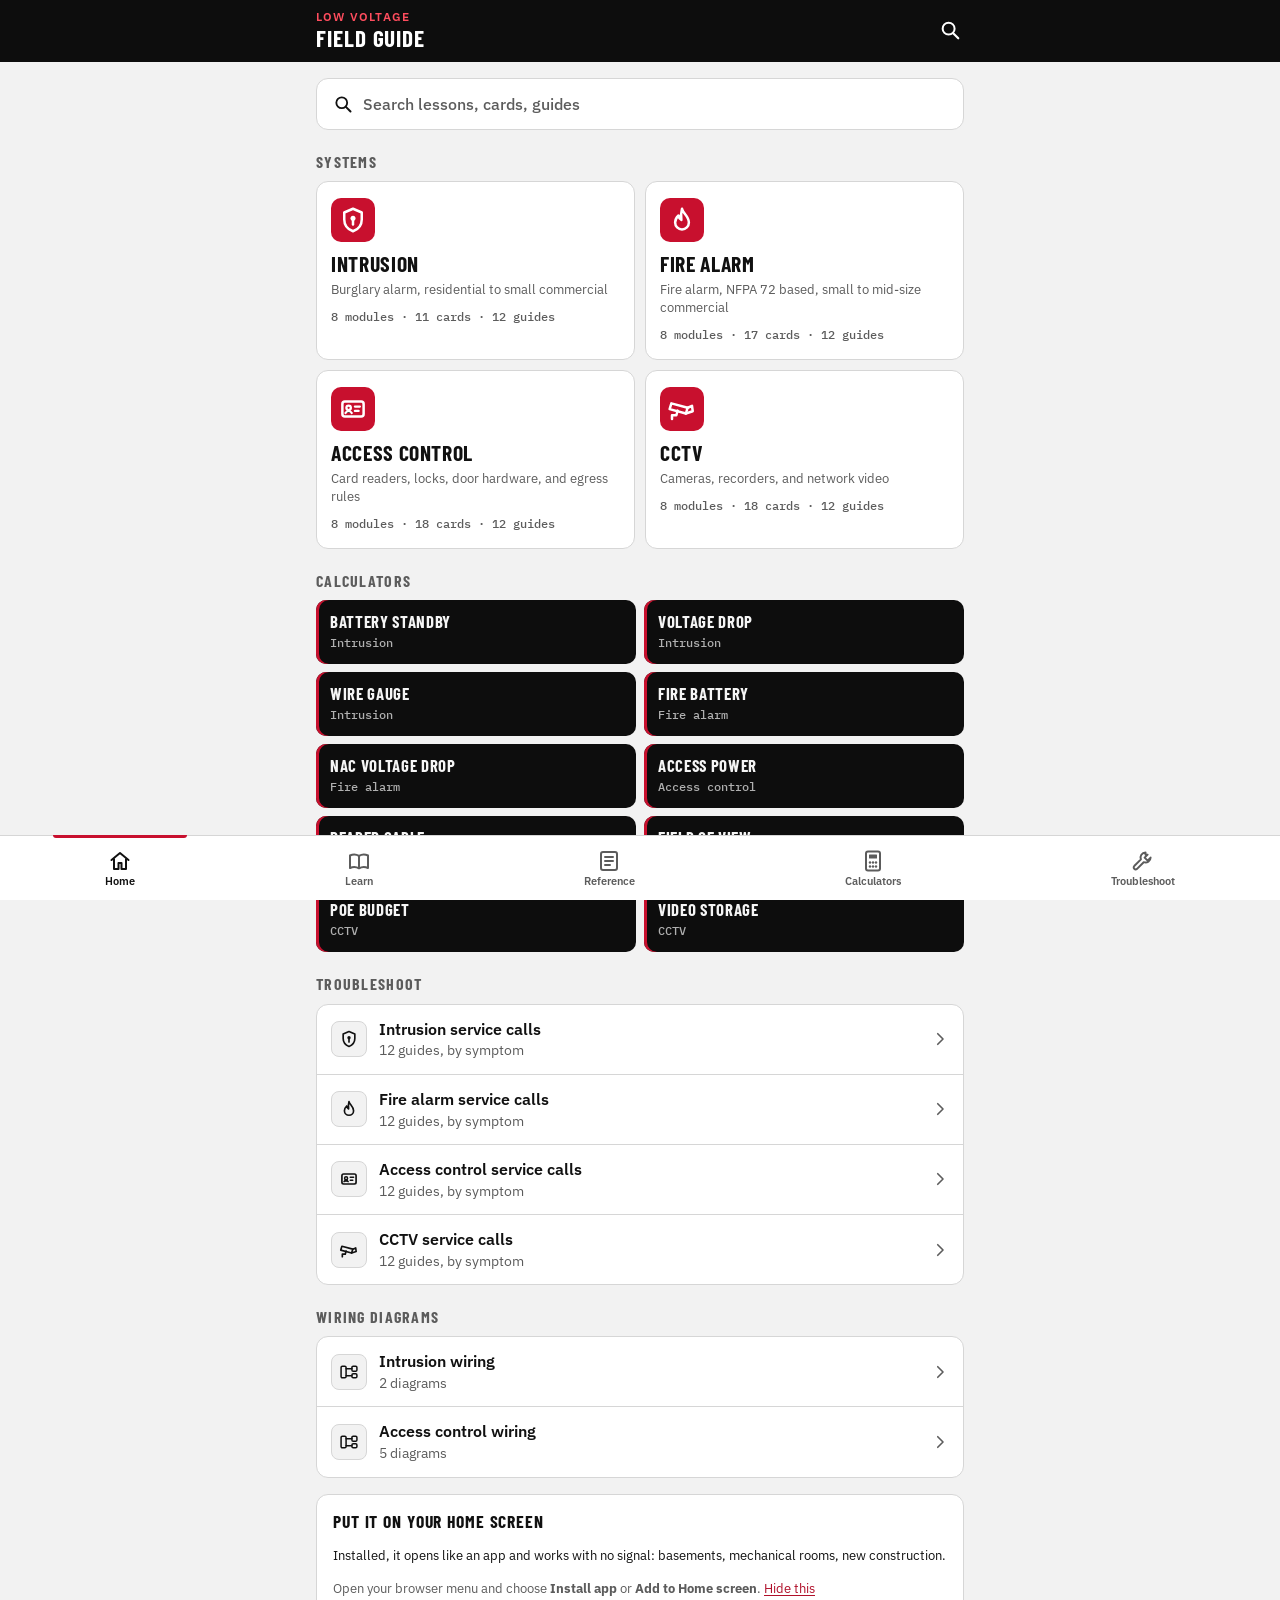
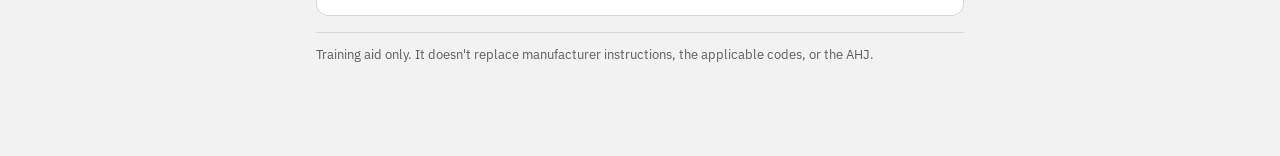
<file: index.html>
<!doctype html>
<html lang="en">
<head>
<meta charset="utf-8">
<meta name="viewport" content="width=device-width, initial-scale=1, viewport-fit=cover">
<title>Low Voltage Field Guide</title>
<meta name="description" content="Training, field reference, calculators and troubleshooting for security low voltage technicians.">
<meta name="theme-color" content="#0d0d0d">
<meta name="apple-mobile-web-app-capable" content="yes">
<meta name="mobile-web-app-capable" content="yes">
<meta name="apple-mobile-web-app-status-bar-style" content="black-translucent">
<meta name="apple-mobile-web-app-title" content="LV Field Guide">
<link rel="manifest" href="manifest.webmanifest">
<link rel="icon" href="icons/icon.svg" type="image/svg+xml">
<link rel="apple-touch-icon" href="icons/apple-touch-icon.png">
<link rel="preconnect" href="https://fonts.googleapis.com">
<link rel="stylesheet" href="https://fonts.googleapis.com/css2?family=Barlow+Condensed:wght@600;700&family=IBM+Plex+Sans:wght@400;500;600&family=IBM+Plex+Mono:wght@500&display=swap">
<link rel="stylesheet" href="app.css">
</head>
<body>
<header class="top">
  <div class="top-in">
    <button class="back" id="back" type="button" aria-label="Back" hidden>
      <svg viewBox="0 0 24 24" width="22" height="22" aria-hidden="true"><path d="M15 5l-7 7 7 7" fill="none" stroke="currentColor" stroke-width="2.4" stroke-linecap="round" stroke-linejoin="round"/></svg>
    </button>
    <div class="top-title">
      <span class="brand" id="brand" hidden>Low Voltage</span>
      <label class="sys" for="sys-select"><span class="sr">System</span>
        <select id="sys-select"></select>
      </label>
      <h1 id="page-title">Learn</h1>
    </div>
    <button class="search-btn" id="search-btn" type="button" aria-label="Search">
      <svg viewBox="0 0 24 24" width="22" height="22" aria-hidden="true"><circle cx="10.5" cy="10.5" r="6.5" fill="none" stroke="currentColor" stroke-width="2.2"/><path d="M15.5 15.5L21 21" stroke="currentColor" stroke-width="2.4" stroke-linecap="round"/></svg>
    </button>
  </div>
  <form class="search-bar" id="search-bar" role="search" hidden>
    <input id="search-input" type="search" placeholder="Search lessons, cards, guides" autocomplete="off" enterkeyhint="search" aria-label="Search">
  </form>
</header>

<main id="view" tabindex="-1"></main>

<div class="toast" id="toast" role="status" hidden></div>

<nav class="tabs" id="tabs" aria-label="Sections">
  <a href="#/home" data-tab="home">
    <svg viewBox="0 0 24 24" aria-hidden="true"><path d="M3.5 11L12 4l8.5 7" fill="none" stroke="currentColor" stroke-width="2" stroke-linecap="round" stroke-linejoin="round"/><path d="M6 9.5V20h4.5v-6h3v6H18V9.5" fill="none" stroke="currentColor" stroke-width="2" stroke-linejoin="round"/></svg>
    <span>Home</span></a>
  <a href="#" data-tab="learn">
    <svg viewBox="0 0 24 24" aria-hidden="true"><path d="M3 6.5C6 5 9 5 12 6.8 15 5 18 5 21 6.5V19c-3-1.5-6-1.5-9 .3-3-1.8-6-1.8-9-.3z" fill="none" stroke="currentColor" stroke-width="2" stroke-linejoin="round"/><path d="M12 6.8v12.5" stroke="currentColor" stroke-width="2"/></svg>
    <span>Learn</span></a>
  <a href="#" data-tab="reference">
    <svg viewBox="0 0 24 24" aria-hidden="true"><rect x="4" y="3" width="16" height="18" rx="2" fill="none" stroke="currentColor" stroke-width="2"/><path d="M8 8h8M8 12h8M8 16h5" stroke="currentColor" stroke-width="2" stroke-linecap="round"/></svg>
    <span>Reference</span></a>
  <a href="#" data-tab="calculators">
    <svg viewBox="0 0 24 24" aria-hidden="true"><rect x="5" y="2.5" width="14" height="19" rx="2" fill="none" stroke="currentColor" stroke-width="2"/><rect x="8" y="5.5" width="8" height="4" rx=".5" fill="currentColor"/><circle cx="9" cy="13.5" r="1.2" fill="currentColor"/><circle cx="12" cy="13.5" r="1.2" fill="currentColor"/><circle cx="15" cy="13.5" r="1.2" fill="currentColor"/><circle cx="9" cy="17.5" r="1.2" fill="currentColor"/><circle cx="12" cy="17.5" r="1.2" fill="currentColor"/><circle cx="15" cy="17.5" r="1.2" fill="currentColor"/></svg>
    <span>Calculators</span></a>
  <a href="#" data-tab="troubleshoot">
    <svg viewBox="0 0 24 24" aria-hidden="true"><path d="M14.5 3.5a5 5 0 0 0-4.6 6.9L3.5 16.8a2 2 0 1 0 2.8 2.8l6.4-6.4a5 5 0 0 0 6.9-4.6l-3 3-3-3 3-3a5 5 0 0 0-2.1-.1z" fill="none" stroke="currentColor" stroke-width="2" stroke-linejoin="round"/></svg>
    <span>Troubleshoot</span></a>
</nav>

<script src="calculators/calc.js"></script>
<script src="packs/index.js"></script>
<script src="packs/intrusion.js"></script>
<script src="packs/fire.js"></script>
<script src="packs/access.js"></script>
<script src="packs/cctv.js"></script>
<script src="calc-ui.js"></script>
<script src="app.js"></script>
</body>
</html>
</file>
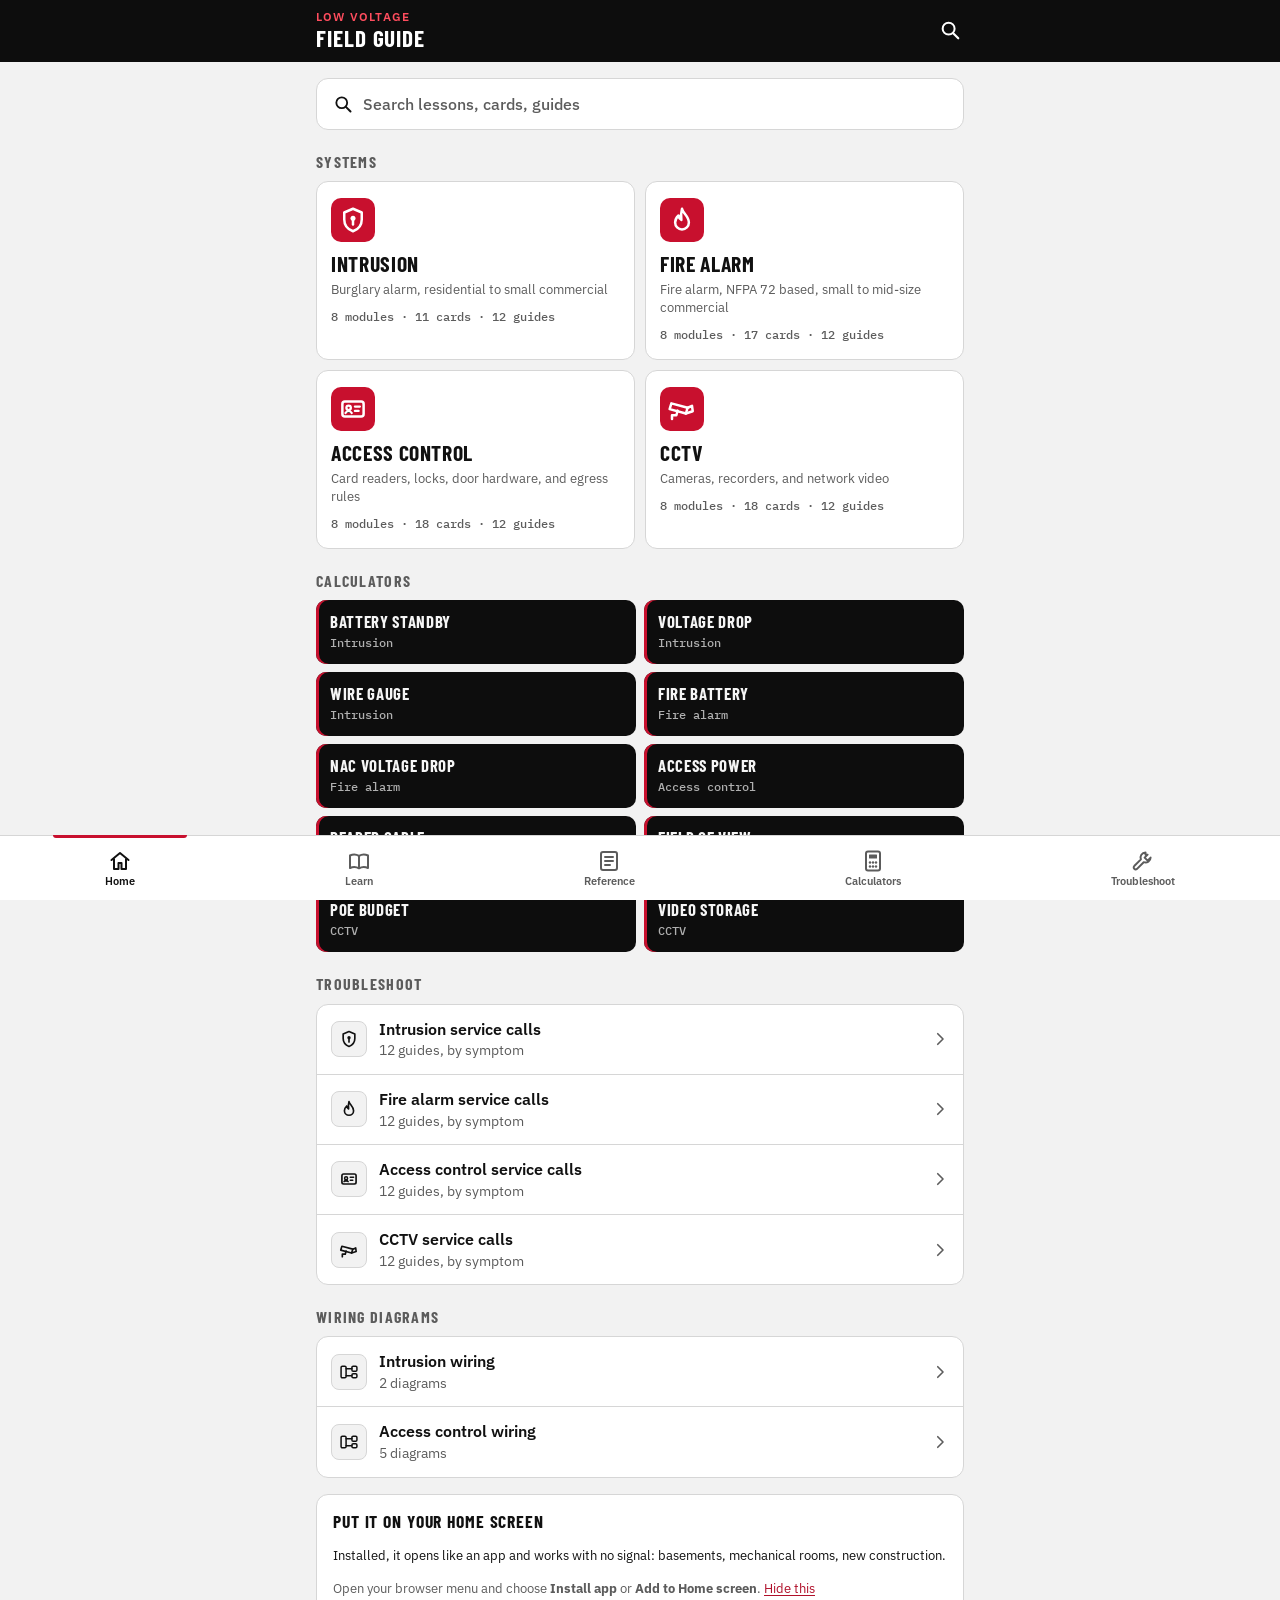
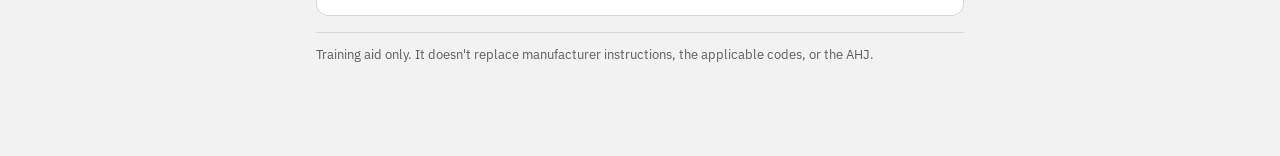
<file: app/index.html>
<!doctype html>
<html lang="en">
<head>
<meta charset="utf-8">
<meta name="viewport" content="width=device-width, initial-scale=1, viewport-fit=cover">
<title>Low Voltage Field Guide</title>
<meta name="description" content="Training, field reference, calculators and troubleshooting for security low voltage technicians.">
<meta name="theme-color" content="#0d0d0d">
<meta name="apple-mobile-web-app-capable" content="yes">
<meta name="mobile-web-app-capable" content="yes">
<meta name="apple-mobile-web-app-status-bar-style" content="black-translucent">
<meta name="apple-mobile-web-app-title" content="LV Field Guide">
<link rel="manifest" href="manifest.webmanifest">
<link rel="icon" href="icons/icon.svg" type="image/svg+xml">
<link rel="apple-touch-icon" href="icons/apple-touch-icon.png">
<link rel="preconnect" href="https://fonts.googleapis.com">
<link rel="stylesheet" href="https://fonts.googleapis.com/css2?family=Barlow+Condensed:wght@600;700&family=IBM+Plex+Sans:wght@400;500;600&family=IBM+Plex+Mono:wght@500&display=swap">
<link rel="stylesheet" href="app.css">
</head>
<body>
<header class="top">
  <div class="top-in">
    <button class="back" id="back" type="button" aria-label="Back" hidden>
      <svg viewBox="0 0 24 24" width="22" height="22" aria-hidden="true"><path d="M15 5l-7 7 7 7" fill="none" stroke="currentColor" stroke-width="2.4" stroke-linecap="round" stroke-linejoin="round"/></svg>
    </button>
    <div class="top-title">
      <span class="brand" id="brand" hidden>Low Voltage</span>
      <label class="sys" for="sys-select"><span class="sr">System</span>
        <select id="sys-select"></select>
      </label>
      <h1 id="page-title">Learn</h1>
    </div>
    <button class="search-btn" id="search-btn" type="button" aria-label="Search">
      <svg viewBox="0 0 24 24" width="22" height="22" aria-hidden="true"><circle cx="10.5" cy="10.5" r="6.5" fill="none" stroke="currentColor" stroke-width="2.2"/><path d="M15.5 15.5L21 21" stroke="currentColor" stroke-width="2.4" stroke-linecap="round"/></svg>
    </button>
  </div>
  <form class="search-bar" id="search-bar" role="search" hidden>
    <input id="search-input" type="search" placeholder="Search lessons, cards, guides" autocomplete="off" enterkeyhint="search" aria-label="Search">
  </form>
</header>

<main id="view" tabindex="-1"></main>

<div class="toast" id="toast" role="status" hidden></div>

<nav class="tabs" id="tabs" aria-label="Sections">
  <a href="#/home" data-tab="home">
    <svg viewBox="0 0 24 24" aria-hidden="true"><path d="M3.5 11L12 4l8.5 7" fill="none" stroke="currentColor" stroke-width="2" stroke-linecap="round" stroke-linejoin="round"/><path d="M6 9.5V20h4.5v-6h3v6H18V9.5" fill="none" stroke="currentColor" stroke-width="2" stroke-linejoin="round"/></svg>
    <span>Home</span></a>
  <a href="#" data-tab="learn">
    <svg viewBox="0 0 24 24" aria-hidden="true"><path d="M3 6.5C6 5 9 5 12 6.8 15 5 18 5 21 6.5V19c-3-1.5-6-1.5-9 .3-3-1.8-6-1.8-9-.3z" fill="none" stroke="currentColor" stroke-width="2" stroke-linejoin="round"/><path d="M12 6.8v12.5" stroke="currentColor" stroke-width="2"/></svg>
    <span>Learn</span></a>
  <a href="#" data-tab="reference">
    <svg viewBox="0 0 24 24" aria-hidden="true"><rect x="4" y="3" width="16" height="18" rx="2" fill="none" stroke="currentColor" stroke-width="2"/><path d="M8 8h8M8 12h8M8 16h5" stroke="currentColor" stroke-width="2" stroke-linecap="round"/></svg>
    <span>Reference</span></a>
  <a href="#" data-tab="calculators">
    <svg viewBox="0 0 24 24" aria-hidden="true"><rect x="5" y="2.5" width="14" height="19" rx="2" fill="none" stroke="currentColor" stroke-width="2"/><rect x="8" y="5.5" width="8" height="4" rx=".5" fill="currentColor"/><circle cx="9" cy="13.5" r="1.2" fill="currentColor"/><circle cx="12" cy="13.5" r="1.2" fill="currentColor"/><circle cx="15" cy="13.5" r="1.2" fill="currentColor"/><circle cx="9" cy="17.5" r="1.2" fill="currentColor"/><circle cx="12" cy="17.5" r="1.2" fill="currentColor"/><circle cx="15" cy="17.5" r="1.2" fill="currentColor"/></svg>
    <span>Calculators</span></a>
  <a href="#" data-tab="troubleshoot">
    <svg viewBox="0 0 24 24" aria-hidden="true"><path d="M14.5 3.5a5 5 0 0 0-4.6 6.9L3.5 16.8a2 2 0 1 0 2.8 2.8l6.4-6.4a5 5 0 0 0 6.9-4.6l-3 3-3-3 3-3a5 5 0 0 0-2.1-.1z" fill="none" stroke="currentColor" stroke-width="2" stroke-linejoin="round"/></svg>
    <span>Troubleshoot</span></a>
</nav>

<script src="calculators/calc.js"></script>
<script src="packs/index.js"></script>
<script src="packs/intrusion.js"></script>
<script src="packs/fire.js"></script>
<script src="packs/access.js"></script>
<script src="packs/cctv.js"></script>
<script src="packs/codes.js"></script>
<script src="calc-ui.js"></script>
<script src="app.js"></script>
</body>
</html>
</file>
<file: app.css>
/* Layout: a field meter. Black instrument header with the system switcher, one screen of content, a bottom tab bar
   within thumb reach. Red marks where you are and what to tap; readouts are black panels with mono digits.
   Amber stays for warnings and green for pass so safety cues never blend into the red theme. */
:root {
  --bg: #f2f2f2;
  --surface: #ffffff;
  --ink: #111111;
  --muted: #5c5c5c;
  --line: #d6d6d6;
  --accent: #c8102e;      /* signal red */
  --accent-ink: #ffffff;
  --accent-hi: #ff4d5e;   /* red for text on black panels */
  --link: #b0102a;
  --head: #0d0d0d;
  --head-ink: #ffffff;
  --readout: #0d0d0d;
  --readout-ink: #f5f5f5;
  --ok: #1f8a4c;
  --ok-bg: #e2f3e8;
  --bad: #c0362c;
  --bad-bg: #fbe5e2;
  --warn: #e8a317;
  --warn-ink: #111111;
  --warn-bg: #fff4cf;
  --tip-bg: #f0f0f0;
  --font-display: "Barlow Condensed", "Arial Narrow", system-ui, sans-serif;
  --font-body: "IBM Plex Sans", system-ui, -apple-system, "Segoe UI", sans-serif;
  --font-data: "IBM Plex Mono", ui-monospace, Menlo, Consolas, monospace;
  --tabbar: 64px;
}
@media (prefers-color-scheme: dark) {
  :root:not([data-theme="light"]) {
    --bg: #0b0b0b; --surface: #171717; --ink: #f0f0f0; --muted: #a3a3a3; --line: #2e2e2e;
    --accent: #d32f2f; --accent-ink: #ffffff; --accent-hi: #ff5c6a; --link: #ff6b76; --head: #000000; --head-ink: #ffffff;
    --readout: #000000; --readout-ink: #f5f5f5;
    --ok: #4cc47e; --ok-bg: #173323; --bad: #ff7a6e; --bad-bg: #3a1d1a; --warn: #e8a317; --warn-ink: #111111; --warn-bg: #3a3214; --tip-bg: #222222;
    color-scheme: dark;
  }
}
:root[data-theme="dark"] {
  --bg: #0b0b0b; --surface: #171717; --ink: #f0f0f0; --muted: #a3a3a3; --line: #2e2e2e;
  --accent: #d32f2f; --accent-ink: #ffffff; --accent-hi: #ff5c6a; --link: #ff6b76; --head: #000000; --head-ink: #ffffff;
  --readout: #000000; --readout-ink: #f5f5f5;
  --ok: #4cc47e; --ok-bg: #173323; --bad: #ff7a6e; --bad-bg: #3a1d1a; --warn: #e8a317; --warn-ink: #111111; --warn-bg: #3a3214; --tip-bg: #222222;
  color-scheme: dark;
}

* { box-sizing: border-box; }
[hidden] { display: none !important; }
html { -webkit-text-size-adjust: 100%; }
body { margin: 0; background: var(--bg); color: var(--ink); font: 400 16px/1.5 var(--font-body); -webkit-tap-highlight-color: transparent; }
a { color: var(--link); text-underline-offset: 2px; }
:focus-visible { outline: 2px solid var(--accent); outline-offset: 2px; }
.sr { position: absolute; width: 1px; height: 1px; overflow: hidden; clip: rect(0 0 0 0); white-space: nowrap; }

/* ---------- header ---------- */
.top { background: var(--head); color: var(--head-ink); position: sticky; top: 0; z-index: 10; padding-top: env(safe-area-inset-top, 0px); }
.top-in { max-width: 680px; margin: 0 auto; padding: 8px 8px 10px 16px; display: flex; align-items: center; gap: 4px; min-height: 60px; }
.top-in.has-back { padding-left: 4px; }
.top-title { flex: 1; min-width: 0; display: grid; justify-items: start; }
.top-title h1 { max-width: 100%; }
.top h1 { margin: 0; font: 700 1.45rem/1.1 var(--font-display); letter-spacing: .04em; text-transform: uppercase; white-space: nowrap; overflow: hidden; text-overflow: ellipsis; }
.sys select { appearance: none; -webkit-appearance: none; background: transparent url("data:image/svg+xml,%3Csvg xmlns='http://www.w3.org/2000/svg' viewBox='0 0 10 6'%3E%3Cpath d='M1 1l4 4 4-4' fill='none' stroke='%23ff4d5e' stroke-width='1.6'/%3E%3C/svg%3E") no-repeat right center / 10px 6px;
  border: 0; color: var(--accent-hi); font: 600 .75rem/1.2 var(--font-body); letter-spacing: .1em; text-transform: uppercase; padding: 2px 16px 2px 0; cursor: pointer; }
.sys select option { color: #111111; background: #fff; text-transform: none; }
.brand { color: var(--accent-hi); font: 600 .75rem/1.2 var(--font-body); letter-spacing: .1em; text-transform: uppercase; padding: 2px 0; }
.back, .search-btn { appearance: none; border: 0; background: transparent; color: var(--head-ink); width: 44px; height: 44px; border-radius: 22px; display: grid; place-items: center; cursor: pointer; flex: none; }
.back:active, .search-btn:active { background: rgba(255,255,255,.1); }
.search-bar { max-width: 680px; margin: 0 auto; padding: 0 16px 12px; }
.search-bar input { width: 100%; min-height: 44px; border-radius: 10px; border: 0; padding: 10px 14px; font: 500 1rem var(--font-body); background: #ffffff; color: #111111; }

/* ---------- bottom tabs ---------- */
.tabs { position: fixed; left: 0; right: 0; bottom: 0; z-index: 10; background: var(--surface); border-top: 1px solid var(--line);
  display: flex; padding-bottom: env(safe-area-inset-bottom, 0px); }
.tabs a { display: grid; justify-items: center; align-content: center; gap: 3px; height: var(--tabbar); color: var(--muted); text-decoration: none;
  font: 600 .7rem/1 var(--font-body); letter-spacing: 0; position: relative; flex: 1 1 auto; padding: 0 4px; white-space: nowrap; }
.tabs svg { width: 24px; height: 24px; }
.tabs a[aria-current="page"] { color: var(--ink); }
.tabs a[aria-current="page"]::before { content: ""; position: absolute; top: -1px; left: 22%; right: 22%; height: 3px; background: var(--accent); border-radius: 0 0 3px 3px; }

/* ---------- main ---------- */
main { max-width: 680px; margin: 0 auto; padding-inline: 16px; padding-block: 16px calc(var(--tabbar) + env(safe-area-inset-bottom, 0px) + 28px); display: grid; gap: 16px; outline: none; }
main > * { min-width: 0; }
.eyebrow { margin: 0; font: 600 .72rem/1.2 var(--font-body); letter-spacing: .1em; text-transform: uppercase; color: var(--muted); }
.page-h { display: grid; gap: 6px; }
.page-h h2 { margin: 0; font: 700 1.75rem/1.1 var(--font-display); letter-spacing: .02em; text-wrap: balance; }
.lede { margin: 0; color: var(--muted); }

/* list rows */
.rows { list-style: none; margin: 0; padding: 0; background: var(--surface); border: 1px solid var(--line); border-radius: 12px; overflow: hidden; }
.rows li + li { border-top: 1px solid var(--line); }
.rows a { display: grid; grid-template-columns: auto 1fr auto; align-items: center; gap: 12px; padding: 14px 14px; color: var(--ink); text-decoration: none; min-height: 56px; }
.rows a:active { background: var(--bg); }
.rows .n { width: 36px; height: 36px; border-radius: 8px; display: grid; place-items: center; background: var(--head); color: var(--accent-hi);
  font: 700 1.1rem/1 var(--font-display); font-variant-numeric: tabular-nums; }
.rows .n.sm { font-size: .95rem; background: var(--bg); color: var(--ink); border: 1px solid var(--line); }
.rows .t { display: grid; gap: 2px; min-width: 0; }
.rows .t b { font-weight: 600; line-height: 1.3; }
.rows .t small { color: var(--muted); font-size: .85rem; line-height: 1.35; }
.rows .chev { color: var(--muted); }
.group-h { margin: 6px 0 -6px; font: 700 1rem/1.2 var(--font-display); letter-spacing: .08em; text-transform: uppercase; color: var(--muted); }

/* ---------- prose (rendered Markdown) ---------- */
.prose { background: var(--surface); border: 1px solid var(--line); border-radius: 12px; padding: 4px 16px 16px; min-width: 0; overflow-wrap: anywhere; }
.prose > :first-child { margin-top: 12px; }
.prose p, .prose ul, .prose ol { margin: 12px 0; }
.prose ul, .prose ol { padding-left: 1.3em; }
.prose li { margin: 6px 0; }
.prose li > ul { margin: 6px 0; }
.prose h3 { margin: 22px 0 6px; font: 700 1.2rem/1.2 var(--font-display); letter-spacing: .04em; text-transform: uppercase; }
.prose h4 { margin: 18px 0 4px; font-size: 1rem; }
.prose hr { border: 0; border-top: 1px solid var(--line); margin: 18px 0; }
.prose strong { font-weight: 600; }
.prose code { font: 500 .9em var(--font-data); background: var(--bg); padding: 1px 5px; border-radius: 4px; }
.scroll { overflow-x: auto; margin: 12px 0; -webkit-overflow-scrolling: touch; }
.prose pre { margin: 0; background: var(--readout); color: var(--readout-ink); border-radius: 8px; padding: 12px 14px; font: 500 .76rem/1.5 var(--font-data); width: max-content; min-width: 100%; }
.prose pre code { background: none; padding: 0; font: inherit; }
.prose table { border-collapse: collapse; font-size: .9rem; min-width: 100%; }
.prose th { text-align: left; font: 600 .72rem/1.3 var(--font-body); letter-spacing: .06em; text-transform: uppercase; color: var(--muted); padding: 8px; border-bottom: 2px solid var(--line); vertical-align: bottom; }
.prose td { padding: 8px; border-bottom: 1px solid var(--line); vertical-align: top; overflow-wrap: normal; min-width: 4.5em; }
.prose td:first-child { font-weight: 500; }
.callout { background: var(--warn-bg); border-radius: 8px; padding: 2px 14px; margin: 12px 0; }
.callout p { margin: 10px 0; }
.tip { border-radius: 10px; padding: 12px 14px; margin: 16px 0; background: var(--tip-bg); border: 1px solid var(--line); }
.tip .tip-h { font: 700 .8rem/1.2 var(--font-display); letter-spacing: .12em; text-transform: uppercase; color: var(--ink); display: flex; align-items: center; gap: 8px; }
.tip .tip-h::before { content: ""; width: 10px; height: 10px; border-radius: 50%; background: var(--accent); }
.tip p { margin: 6px 0 0; }
.tip-open { border-style: dashed; border-color: var(--muted); background: transparent; }
.tip-open .tip-h::before { background: transparent; border: 2px solid var(--muted); width: 8px; height: 8px; }
.tip-open p { color: var(--muted); font-size: .92rem; }
.checklist { list-style: none; padding-left: 0 !important; }
.checklist label { display: flex; gap: 12px; align-items: flex-start; padding: 6px 0; cursor: pointer; }
.checklist input { width: 22px; height: 22px; margin: 1px 0 0; accent-color: var(--ok); flex: none; }
.checklist input:checked + span { color: var(--muted); text-decoration: line-through; }

/* lesson / guide pager */
.pager { display: grid; grid-template-columns: 1fr 1fr; gap: 10px; }
.pager a { display: grid; gap: 2px; padding: 12px 14px; border-radius: 10px; background: var(--surface); border: 1px solid var(--line); text-decoration: none; color: var(--ink); min-height: 56px; min-width: 0; }
.pager a small { color: var(--muted); font: 600 .7rem/1.2 var(--font-body); letter-spacing: .08em; text-transform: uppercase; }
.pager a b { font-weight: 600; font-size: .92rem; line-height: 1.3; }
.pager .next { text-align: right; grid-column: 2; }
.pager .next.primary { background: var(--accent); border-color: var(--accent); color: var(--accent-ink); }
.pager .next.primary small { color: var(--accent-ink); opacity: .75; }

.symptom { background: var(--readout); color: var(--readout-ink); border-radius: 12px; padding: 14px 16px; display: grid; gap: 4px; }
.symptom .lbl { font: 600 .72rem/1.2 var(--font-body); letter-spacing: .1em; text-transform: uppercase; color: var(--accent-hi); }
.symptom p { margin: 0; }
.on-test { background: var(--warn-bg); border-radius: 10px; padding: 10px 14px; font-size: .9rem; margin: 0; }

/* quiz */
.quiz { display: grid; gap: 10px; counter-reset: q; list-style: none; padding: 0; margin: 0; }
.q { background: var(--surface); border: 1px solid var(--line); border-radius: 12px; padding: 14px; display: grid; gap: 10px; }
.q p { margin: 0; }
.q .qn { font: 700 .8rem/1 var(--font-display); letter-spacing: .1em; text-transform: uppercase; color: var(--muted); }
.q button { justify-self: start; min-height: 40px; border: 1px solid var(--line); background: var(--bg); color: var(--ink); border-radius: 8px; padding: 6px 14px; font: 600 .85rem var(--font-body); cursor: pointer; }
.q .a { background: var(--ok-bg); border-radius: 8px; padding: 10px 12px; }
.q .a b { font: 700 .75rem/1 var(--font-display); letter-spacing: .1em; text-transform: uppercase; color: var(--ok); display: block; margin-bottom: 4px; }
.btn { min-height: 44px; border-radius: 10px; padding: 10px 16px; font: 600 .95rem var(--font-body); cursor: pointer; border: 1px solid var(--line); background: var(--surface); color: var(--ink); }
.btn.primary { background: var(--accent); border-color: var(--accent); color: var(--accent-ink); }
.actions { display: flex; flex-wrap: wrap; gap: 10px; }

.disclaimer { margin: 0; font-size: .8rem; color: var(--muted); border-top: 1px solid var(--line); padding-top: 12px; }

/* search */
.hits { display: grid; gap: 8px; }
.hit { display: grid; gap: 4px; padding: 12px 14px; border-radius: 10px; background: var(--surface); border: 1px solid var(--line); color: var(--ink); text-decoration: none; }
.hit .k { font: 600 .7rem/1.2 var(--font-body); letter-spacing: .08em; text-transform: uppercase; color: var(--muted); }
.hit b { font-weight: 600; }
.hit p { margin: 0; font-size: .88rem; color: var(--muted); }
.hit mark { background: var(--warn-bg); color: inherit; border-radius: 3px; padding: 0 2px; }
.empty { color: var(--muted); text-align: center; padding: 24px 8px; }

/* home */
.home-search { display: flex; align-items: center; gap: 10px; width: 100%; min-height: 52px; padding: 12px 16px; border-radius: 12px; border: 1px solid var(--line);
  background: var(--surface); color: var(--muted); font: 500 1rem var(--font-body); text-align: left; cursor: pointer; }
.home-search svg { color: var(--ink); flex: none; }
.resume { display: grid; grid-template-columns: 1fr auto; align-items: center; gap: 2px 12px; padding: 14px 16px; border-radius: 12px; background: var(--head); color: var(--head-ink); text-decoration: none; }
.resume .eyebrow { color: var(--accent-hi); }
.resume b { grid-column: 1; font-weight: 600; min-width: 0; overflow-wrap: anywhere; }
.resume .chev { grid-column: 2; grid-row: 1 / 3; color: var(--accent-hi); }
.sys-grid { display: grid; grid-template-columns: 1fr 1fr; gap: 10px; }
.sys-tile { display: grid; align-content: start; gap: 4px; padding: 16px 14px; min-height: 150px; border-radius: 12px; background: var(--surface); border: 1px solid var(--line);
  color: var(--ink); text-decoration: none; position: relative; min-width: 0; }
.sys-tile svg { color: var(--accent-ink); background: var(--accent); border-radius: 10px; padding: 7px; width: 44px; height: 44px; margin-bottom: 6px; }
.sys-tile b { font: 700 1.35rem/1.1 var(--font-display); letter-spacing: .03em; text-transform: uppercase; }
.sys-tile small { color: var(--muted); font-size: .84rem; line-height: 1.35; }
.sys-tile .meta { margin-top: auto; padding-top: 8px; font: 500 .72rem/1.3 var(--font-data); color: var(--muted); }
.sys-tile.soon-tile { background: transparent; border-style: dashed; border-color: var(--muted); color: var(--muted); }
.sys-tile.soon-tile svg { background: var(--line); color: var(--muted); }
.sys-tile .tag { position: absolute; top: 14px; right: 12px; font: 600 .66rem/1 var(--font-body); letter-spacing: .1em; text-transform: uppercase; border: 1px solid var(--muted); border-radius: 999px; padding: 4px 8px; }
.tool-grid { display: grid; grid-template-columns: 1fr 1fr; gap: 8px; }
.tool { display: grid; gap: 2px; padding: 12px 14px; min-height: 64px; border-radius: 10px; background: var(--readout); color: var(--readout-ink); text-decoration: none; min-width: 0;
  box-shadow: inset 3px 0 0 var(--accent); }
.tool b { font: 700 1.05rem/1.15 var(--font-display); letter-spacing: .04em; text-transform: uppercase; }
.tool small { font: 500 .72rem/1.2 var(--font-data); opacity: .7; }
.rows .n.sm svg { display: block; }
@media (max-width: 340px) { .sys-grid, .tool-grid { grid-template-columns: 1fr; } .sys-tile { min-height: 0; } }

/* coming soon pack */
.soon { background: var(--surface); border: 1px dashed var(--muted); border-radius: 12px; padding: 20px 16px; display: grid; gap: 8px; }
.soon h2 { margin: 0; font: 700 1.4rem/1.1 var(--font-display); letter-spacing: .03em; }
.soon p { margin: 0; color: var(--muted); }

.toast { position: fixed; left: 16px; right: 16px; bottom: calc(var(--tabbar) + env(safe-area-inset-bottom, 0px) + 12px); z-index: 20; max-width: 520px; margin: 0 auto;
  background: var(--head); color: var(--head-ink); border-radius: 10px; padding: 12px 14px; display: flex; align-items: center; gap: 12px; justify-content: space-between; font-size: .92rem; box-shadow: 0 6px 24px rgba(0,0,0,.25); }
.toast button { background: var(--accent); color: var(--accent-ink); border: 0; border-radius: 8px; padding: 8px 12px; font: 600 .85rem var(--font-body); cursor: pointer; min-height: 36px; }

/* ---------- calculators (shared with app/calculators/index.html) ---------- */
.calc-tabs { display: flex; gap: 6px; }
.calc-tabs a { flex: 1 1 0; text-align: center; min-height: 44px; display: grid; place-items: center; border: 1px solid var(--line); background: var(--surface); color: var(--ink); border-radius: 10px;
  padding: 6px 4px; font: 600 .95rem/1.1 var(--font-display); letter-spacing: .05em; text-transform: uppercase; text-decoration: none; }
.calc-tabs a[aria-current="page"] { background: var(--head); color: var(--head-ink); border-color: var(--head); box-shadow: inset 0 -3px 0 var(--accent); }
.panel { display: grid; gap: 16px; }
.readout { background: var(--readout); color: var(--readout-ink); border-radius: 12px; padding: 16px; display: grid; gap: 8px; }
.readout .lbl { font-size: .72rem; letter-spacing: .1em; text-transform: uppercase; color: var(--accent-hi); font-weight: 600; }
.readout .big { font: 500 2.4rem/1.05 var(--font-data); font-variant-numeric: tabular-nums; }
.readout .big small { font-size: 1rem; margin-left: 4px; }
.readout .sub { font: 500 .9rem/1.4 var(--font-data); color: var(--readout-ink); opacity: .8; }
.pill { display: inline-block; justify-self: start; padding: 4px 10px; border-radius: 999px; font: 700 .85rem/1.2 var(--font-body); letter-spacing: .04em; text-transform: uppercase; }
.pill.ok { background: var(--ok); color: #fff; }
.pill.bad { background: var(--bad); color: #fff; }
.pill.warn { background: var(--warn); color: var(--warn-ink); }
.note { margin: 0; font-size: .82rem; color: var(--muted); }
.example { margin: 0; background: var(--warn-bg); border-radius: 8px; padding: 8px 12px; font-size: .85rem; }
section.card { background: var(--surface); border: 1px solid var(--line); border-radius: 12px; padding: 16px; display: grid; gap: 14px; min-width: 0; }
section.card h2 { margin: 0; font: 700 1.1rem/1.2 var(--font-display); letter-spacing: .05em; text-transform: uppercase; }
.fields { display: grid; grid-template-columns: 1fr 1fr; gap: 12px; }
.fields .full { grid-column: 1 / -1; }
.fields label, .dev label { display: grid; gap: 4px; font-size: .85rem; font-weight: 500; color: var(--muted); min-width: 0; }
.panel input, .panel select { width: 100%; font: 500 1.05rem/1.2 var(--font-data); color: var(--ink); background: var(--bg); border: 1px solid var(--line);
  border-radius: 8px; padding: 10px; min-height: 44px; font-variant-numeric: tabular-nums; }
.panel select { font: 500 .95rem/1.2 var(--font-body); }
.unit { display: flex; align-items: stretch; }
.unit input { border-radius: 8px 0 0 8px !important; min-width: 0; }
.unit span { display: flex; align-items: center; padding: 0 10px; border: 1px solid var(--line); border-left: 0; border-radius: 0 8px 8px 0; font: 500 .85rem var(--font-data); color: var(--muted); background: var(--surface); }
.seg { display: flex; flex-wrap: wrap; gap: 6px; }
.seg button { flex: 1 1 auto; min-height: 40px; border: 1px solid var(--line); background: var(--bg); color: var(--ink); border-radius: 8px; padding: 6px 10px; font: 500 .85rem var(--font-body); cursor: pointer; }
.seg button[aria-pressed="true"] { background: var(--accent); color: var(--accent-ink); border-color: var(--accent); font-weight: 600; }
.devices { display: grid; gap: 10px; }
.dev { display: grid; grid-template-columns: 1fr 64px 1fr 1fr 40px; gap: 6px; align-items: end; padding-bottom: 10px; border-bottom: 1px dashed var(--line); }
.dev.nac { grid-template-columns: 1fr 64px 1fr 40px; }
.dev label { font-size: .72rem; }
.panel .dev input { padding: 8px; font-size: .95rem; }
.panel .dev .name input { font-family: var(--font-body); }
.del { min-height: 40px; border: 1px solid var(--line); background: transparent; color: var(--muted); border-radius: 8px; font-size: 1.2rem; cursor: pointer; }
.add { justify-self: start; min-height: 44px; border: 1px dashed var(--muted); background: transparent; color: var(--ink); border-radius: 8px; padding: 8px 14px; font: 600 .9rem var(--font-body); cursor: pointer; }
.totals { display: flex; flex-wrap: wrap; gap: 6px 18px; font: 500 .9rem var(--font-data); }
.tbl { overflow-x: auto; }
.tbl table { width: 100%; border-collapse: collapse; font: 500 .9rem var(--font-data); font-variant-numeric: tabular-nums; }
.tbl th { text-align: left; font: 600 .72rem var(--font-body); letter-spacing: .06em; text-transform: uppercase; color: var(--muted); padding: 6px 8px; border-bottom: 1px solid var(--line); }
.tbl td { padding: 8px; border-bottom: 1px solid var(--line); white-space: nowrap; }
.tbl tr.pick td { background: var(--ok-bg); font-weight: 700; }
.tbl td.ok { color: var(--ok); } .tbl td.bad { color: var(--bad); }
.math { font: 500 .85rem/1.6 var(--font-data); background: var(--bg); border-radius: 8px; padding: 12px; overflow-x: auto; white-space: pre; }
.err { color: var(--bad); font-weight: 600; }
.src { color: var(--muted); font-size: .8em; white-space: nowrap; }
mark.verify { background: var(--warn-bg); color: var(--ink); border: 1px dashed var(--muted); border-radius: 4px; padding: 0 4px; font: 600 .75rem var(--font-body); white-space: nowrap; }
.draft-note { background: var(--warn-bg); border-radius: 8px; padding: 10px 14px; margin: 12px 0; font-size: .9rem; }
@media (max-width: 460px) {
  .dev { grid-template-columns: 1fr 1fr 1fr; }
  .dev .name { grid-column: 1 / 3; }
  .dev .del { grid-column: 3; grid-row: 1; align-self: end; }
  .dev.nac { grid-template-columns: 1fr 1fr 1fr; }
}
@media (prefers-reduced-motion: no-preference) {
  .rows a, .pager a, .hit, .sys-tile, .tool { transition: background-color .15s; }
}
@media (max-width: 360px) { .tabs a { font-size: .62rem; padding: 0 2px; } }

/* ---------- wiring diagrams ----------
   Inline SVG from diagram-kit.js. Every wire is a colored core over a gray casing, so black wire shows on the
   dark theme and white wire on the light one. Wire colors are conductor colors, not theme colors. */
:root {
  --wd-dev: #fafafa; --wd-edge: #3a3a3a; --wd-case: #6e6e6e; --wd-tag: #ffffff;
  --wr-red: #d4182b; --wr-blk: #161616; --wr-grn: #1d9a4a; --wr-wht: #ffffff; --wr-blu: #1f63d6;
  --wr-yel: #f3c400; --wr-brn: #8a5a2b; --wr-org: #f07c1a; --wr-vio: #7d4cc4; --wr-gry: #9a9a9a;
}
@media (prefers-color-scheme: dark) {
  :root:not([data-theme="light"]) {
    --wd-dev: #1f1f1f; --wd-edge: #bdbdbd; --wd-case: #9a9a9a; --wd-tag: #171717;
    --wr-red: #ff4d4d; --wr-blk: #050505; --wr-grn: #3ccf6e; --wr-wht: #f5f5f5; --wr-blu: #5c9bff;
    --wr-yel: #ffd43b; --wr-brn: #b98150; --wr-org: #ff9a3c; --wr-vio: #b28cff; --wr-gry: #a8a8a8;
  }
}
:root[data-theme="dark"] {
  --wd-dev: #1f1f1f; --wd-edge: #bdbdbd; --wd-case: #9a9a9a; --wd-tag: #171717;
  --wr-red: #ff4d4d; --wr-blk: #050505; --wr-grn: #3ccf6e; --wr-wht: #f5f5f5; --wr-blu: #5c9bff;
  --wr-yel: #ffd43b; --wr-brn: #b98150; --wr-org: #ff9a3c; --wr-vio: #b28cff; --wr-gry: #a8a8a8;
}
.wd-fig { margin: 0; background: var(--surface); border: 1px solid var(--line); border-radius: 12px; overflow: hidden; }
.wd-scroll { overflow-x: auto; -webkit-overflow-scrolling: touch; padding: 8px 4px; }
.wd-svg { display: block; width: 100%; height: auto; margin: 0 auto; max-width: 560px; }
.wd-fig.zoomed .wd-svg { width: 200%; max-width: none; }
.wd-bar { display: flex; align-items: center; justify-content: space-between; gap: 8px; padding: 6px 8px 6px 14px; border-top: 1px solid var(--line); font-size: .8rem; color: var(--muted); }
.wd-bar button { white-space: nowrap; flex: none; min-height: 40px; border: 1px solid var(--line); background: var(--bg); color: var(--ink); border-radius: 8px; padding: 6px 14px; font: 600 .85rem var(--font-body); cursor: pointer; }
.wd-svg text { font-family: var(--font-body); }
.wd-dev { fill: var(--wd-dev); stroke: var(--wd-edge); stroke-width: 1.2; }
.wd-dev-dash { stroke-dasharray: 4 3; }
.wd-title { fill: var(--ink); font-size: 11.5px; font-weight: 600; }
.wd-sub { fill: var(--muted); font-size: 9.5px; }
.wd-tl { fill: var(--ink); font-family: var(--font-data) !important; font-size: 9.5px; font-weight: 500; }
.wd-lbl { fill: var(--ink); font-size: 9.5px; }
.wd-em { fill: var(--ink); font-size: 9.5px; font-weight: 600; }
.wd-term { fill: var(--surface); stroke: var(--wd-edge); stroke-width: 1.2; }
.wd-svg .wc { fill: none; stroke: var(--wd-case); stroke-width: 5; stroke-linejoin: round; stroke-linecap: round; }
.wd-svg .w { fill: none; stroke-width: 3; stroke-linejoin: round; stroke-linecap: round; }
.wd-svg .wd-dash.w { stroke-dasharray: 7 5; stroke-linecap: butt; }
.wd-svg .wd-dash.wc { stroke-dasharray: 7 5; stroke-dashoffset: 0; stroke-linecap: butt; }
.w-red { stroke: var(--wr-red); } .w-blk { stroke: var(--wr-blk); } .w-grn { stroke: var(--wr-grn); } .w-wht { stroke: var(--wr-wht); }
.w-blu { stroke: var(--wr-blu); } .w-yel { stroke: var(--wr-yel); } .w-brn { stroke: var(--wr-brn); } .w-org { stroke: var(--wr-org); }
.w-vio { stroke: var(--wr-vio); } .w-gry { stroke: var(--wr-gry); }
.wd-dot { fill: var(--ink); stroke: var(--surface); stroke-width: 1; }
.wd-part { fill: var(--surface); stroke: var(--ink); stroke-width: 1.4; stroke-linejoin: round; }
.wd-band { stroke: var(--ink); stroke-width: 2.4; }
.wd-gap { stroke: var(--surface); stroke-width: 7; }
.wd-sw { fill: none; stroke: var(--ink); stroke-width: 1.6; stroke-linecap: round; }
.wd-pin { fill: var(--ink); }
.wd-zone { fill: none; stroke: var(--muted); stroke-width: 1.2; stroke-dasharray: 5 4; }
.wd-zl { fill: var(--muted); font-size: 8.5px; font-weight: 600; letter-spacing: .02em; text-transform: uppercase; }
.wd-tag { fill: var(--wd-tag); stroke: var(--line); }
.wd-tagt { fill: var(--ink); font-size: 8.5px; font-weight: 600; }
.wd-link { display: flex; align-items: center; gap: 12px; margin: 16px 0 4px; padding: 12px 14px; border: 1px solid var(--line); border-left: 4px solid var(--accent); border-radius: 10px; background: var(--surface); color: var(--ink); text-decoration: none; }
.wd-link small { display: block; color: var(--muted); font-size: .75rem; letter-spacing: .06em; text-transform: uppercase; font-weight: 600; }
.wd-link b { font-weight: 600; }
.wd-link .chev { margin-left: auto; flex: none; color: var(--muted); }
.wd-ico { flex: none; color: var(--accent); }
.swatch { display: inline-block; width: 10px; height: 10px; border-radius: 50%; margin-right: 6px; vertical-align: -1px; border: 1.5px solid var(--wd-case); }
</file>
<file: app/app.css>
/* Layout: a field meter. Black instrument header with the system switcher, one screen of content, a bottom tab bar
   within thumb reach. Red marks where you are and what to tap; readouts are black panels with mono digits.
   Amber stays for warnings and green for pass so safety cues never blend into the red theme. */
:root {
  --bg: #f2f2f2;
  --surface: #ffffff;
  --ink: #111111;
  --muted: #5c5c5c;
  --line: #d6d6d6;
  --accent: #c8102e;      /* signal red */
  --accent-ink: #ffffff;
  --accent-hi: #ff4d5e;   /* red for text on black panels */
  --link: #b0102a;
  --head: #0d0d0d;
  --head-ink: #ffffff;
  --readout: #0d0d0d;
  --readout-ink: #f5f5f5;
  --ok: #1f8a4c;
  --ok-bg: #e2f3e8;
  --bad: #c0362c;
  --bad-bg: #fbe5e2;
  --warn: #e8a317;
  --warn-ink: #111111;
  --warn-bg: #fff4cf;
  --tip-bg: #f0f0f0;
  --font-display: "Barlow Condensed", "Arial Narrow", system-ui, sans-serif;
  --font-body: "IBM Plex Sans", system-ui, -apple-system, "Segoe UI", sans-serif;
  --font-data: "IBM Plex Mono", ui-monospace, Menlo, Consolas, monospace;
  --tabbar: 64px;
}
@media (prefers-color-scheme: dark) {
  :root:not([data-theme="light"]) {
    --bg: #0b0b0b; --surface: #171717; --ink: #f0f0f0; --muted: #a3a3a3; --line: #2e2e2e;
    --accent: #d32f2f; --accent-ink: #ffffff; --accent-hi: #ff5c6a; --link: #ff6b76; --head: #000000; --head-ink: #ffffff;
    --readout: #000000; --readout-ink: #f5f5f5;
    --ok: #4cc47e; --ok-bg: #173323; --bad: #ff7a6e; --bad-bg: #3a1d1a; --warn: #e8a317; --warn-ink: #111111; --warn-bg: #3a3214; --tip-bg: #222222;
    color-scheme: dark;
  }
}
:root[data-theme="dark"] {
  --bg: #0b0b0b; --surface: #171717; --ink: #f0f0f0; --muted: #a3a3a3; --line: #2e2e2e;
  --accent: #d32f2f; --accent-ink: #ffffff; --accent-hi: #ff5c6a; --link: #ff6b76; --head: #000000; --head-ink: #ffffff;
  --readout: #000000; --readout-ink: #f5f5f5;
  --ok: #4cc47e; --ok-bg: #173323; --bad: #ff7a6e; --bad-bg: #3a1d1a; --warn: #e8a317; --warn-ink: #111111; --warn-bg: #3a3214; --tip-bg: #222222;
  color-scheme: dark;
}

* { box-sizing: border-box; }
[hidden] { display: none !important; }
html { -webkit-text-size-adjust: 100%; }
body { margin: 0; background: var(--bg); color: var(--ink); font: 400 16px/1.5 var(--font-body); -webkit-tap-highlight-color: transparent; }
a { color: var(--link); text-underline-offset: 2px; }
:focus-visible { outline: 2px solid var(--accent); outline-offset: 2px; }
.sr { position: absolute; width: 1px; height: 1px; overflow: hidden; clip: rect(0 0 0 0); white-space: nowrap; }

/* ---------- header ---------- */
.top { background: var(--head); color: var(--head-ink); position: sticky; top: 0; z-index: 10; padding-top: env(safe-area-inset-top, 0px); }
.top-in { max-width: 680px; margin: 0 auto; padding: 8px 8px 10px 16px; display: flex; align-items: center; gap: 4px; min-height: 60px; }
.top-in.has-back { padding-left: 4px; }
.top-title { flex: 1; min-width: 0; display: grid; justify-items: start; }
.top-title h1 { max-width: 100%; }
.top h1 { margin: 0; font: 700 1.45rem/1.1 var(--font-display); letter-spacing: .04em; text-transform: uppercase; white-space: nowrap; overflow: hidden; text-overflow: ellipsis; }
.sys select { appearance: none; -webkit-appearance: none; background: transparent url("data:image/svg+xml,%3Csvg xmlns='http://www.w3.org/2000/svg' viewBox='0 0 10 6'%3E%3Cpath d='M1 1l4 4 4-4' fill='none' stroke='%23ff4d5e' stroke-width='1.6'/%3E%3C/svg%3E") no-repeat right center / 10px 6px;
  border: 0; color: var(--accent-hi); font: 600 .75rem/1.2 var(--font-body); letter-spacing: .1em; text-transform: uppercase; padding: 2px 16px 2px 0; cursor: pointer; }
.sys select option { color: #111111; background: #fff; text-transform: none; }
.brand { color: var(--accent-hi); font: 600 .75rem/1.2 var(--font-body); letter-spacing: .1em; text-transform: uppercase; padding: 2px 0; }
.back, .search-btn { appearance: none; border: 0; background: transparent; color: var(--head-ink); width: 44px; height: 44px; border-radius: 22px; display: grid; place-items: center; cursor: pointer; flex: none; }
.back:active, .search-btn:active { background: rgba(255,255,255,.1); }
.search-bar { max-width: 680px; margin: 0 auto; padding: 0 16px 12px; }
.search-bar input { width: 100%; min-height: 44px; border-radius: 10px; border: 0; padding: 10px 14px; font: 500 1rem var(--font-body); background: #ffffff; color: #111111; }

/* ---------- bottom tabs ---------- */
.tabs { position: fixed; left: 0; right: 0; bottom: 0; z-index: 10; background: var(--surface); border-top: 1px solid var(--line);
  display: flex; padding-bottom: env(safe-area-inset-bottom, 0px); }
.tabs a { display: grid; justify-items: center; align-content: center; gap: 3px; height: var(--tabbar); color: var(--muted); text-decoration: none;
  font: 600 .7rem/1 var(--font-body); letter-spacing: 0; position: relative; flex: 1 1 auto; padding: 0 4px; white-space: nowrap; }
.tabs svg { width: 24px; height: 24px; }
.tabs a[aria-current="page"] { color: var(--ink); }
.tabs a[aria-current="page"]::before { content: ""; position: absolute; top: -1px; left: 22%; right: 22%; height: 3px; background: var(--accent); border-radius: 0 0 3px 3px; }

/* ---------- main ---------- */
main { max-width: 680px; margin: 0 auto; padding-inline: 16px; padding-block: 16px calc(var(--tabbar) + env(safe-area-inset-bottom, 0px) + 28px); display: grid; gap: 16px; outline: none; }
main > * { min-width: 0; }
.eyebrow { margin: 0; font: 600 .72rem/1.2 var(--font-body); letter-spacing: .1em; text-transform: uppercase; color: var(--muted); }
.page-h { display: grid; gap: 6px; }
.page-h h2 { margin: 0; font: 700 1.75rem/1.1 var(--font-display); letter-spacing: .02em; text-wrap: balance; }
.lede { margin: 0; color: var(--muted); }

/* list rows */
.rows { list-style: none; margin: 0; padding: 0; background: var(--surface); border: 1px solid var(--line); border-radius: 12px; overflow: hidden; }
.rows li + li { border-top: 1px solid var(--line); }
.rows a { display: grid; grid-template-columns: auto 1fr auto; align-items: center; gap: 12px; padding: 14px 14px; color: var(--ink); text-decoration: none; min-height: 56px; }
.rows a:active { background: var(--bg); }
.rows .n { width: 36px; height: 36px; border-radius: 8px; display: grid; place-items: center; background: var(--head); color: var(--accent-hi);
  font: 700 1.1rem/1 var(--font-display); font-variant-numeric: tabular-nums; }
.rows .n.sm { font-size: .95rem; background: var(--bg); color: var(--ink); border: 1px solid var(--line); }
.rows .t { display: grid; gap: 2px; min-width: 0; }
.rows .t b { font-weight: 600; line-height: 1.3; }
.rows .t small { color: var(--muted); font-size: .85rem; line-height: 1.35; }
.rows .chev { color: var(--muted); }
.group-h { margin: 6px 0 -6px; font: 700 1rem/1.2 var(--font-display); letter-spacing: .08em; text-transform: uppercase; color: var(--muted); }

/* ---------- prose (rendered Markdown) ---------- */
.prose { background: var(--surface); border: 1px solid var(--line); border-radius: 12px; padding: 4px 16px 16px; min-width: 0; overflow-wrap: anywhere; }
.prose > :first-child { margin-top: 12px; }
.prose p, .prose ul, .prose ol { margin: 12px 0; }
.prose ul, .prose ol { padding-left: 1.3em; }
.prose li { margin: 6px 0; }
.prose li > ul { margin: 6px 0; }
.prose h3 { margin: 22px 0 6px; font: 700 1.2rem/1.2 var(--font-display); letter-spacing: .04em; text-transform: uppercase; }
.prose h4 { margin: 18px 0 4px; font-size: 1rem; }
.prose hr { border: 0; border-top: 1px solid var(--line); margin: 18px 0; }
.prose strong { font-weight: 600; }
.prose code { font: 500 .9em var(--font-data); background: var(--bg); padding: 1px 5px; border-radius: 4px; }
.scroll { overflow-x: auto; margin: 12px 0; -webkit-overflow-scrolling: touch; }
.prose pre { margin: 0; background: var(--readout); color: var(--readout-ink); border-radius: 8px; padding: 12px 14px; font: 500 .76rem/1.5 var(--font-data); width: max-content; min-width: 100%; }
.prose pre code { background: none; padding: 0; font: inherit; }
.prose table { border-collapse: collapse; font-size: .9rem; min-width: 100%; }
.prose th { text-align: left; font: 600 .72rem/1.3 var(--font-body); letter-spacing: .06em; text-transform: uppercase; color: var(--muted); padding: 8px; border-bottom: 2px solid var(--line); vertical-align: bottom; }
.prose td { padding: 8px; border-bottom: 1px solid var(--line); vertical-align: top; overflow-wrap: normal; min-width: 4.5em; }
.prose td:first-child { font-weight: 500; }
.callout { background: var(--warn-bg); border-radius: 8px; padding: 2px 14px; margin: 12px 0; }
.callout p { margin: 10px 0; }
.tip { border-radius: 10px; padding: 12px 14px; margin: 16px 0; background: var(--tip-bg); border: 1px solid var(--line); }
.tip .tip-h { font: 700 .8rem/1.2 var(--font-display); letter-spacing: .12em; text-transform: uppercase; color: var(--ink); display: flex; align-items: center; gap: 8px; }
.tip .tip-h::before { content: ""; width: 10px; height: 10px; border-radius: 50%; background: var(--accent); }
.tip p { margin: 6px 0 0; }
.tip-open { border-style: dashed; border-color: var(--muted); background: transparent; }
.tip-open .tip-h::before { background: transparent; border: 2px solid var(--muted); width: 8px; height: 8px; }
.tip-open p { color: var(--muted); font-size: .92rem; }
.checklist { list-style: none; padding-left: 0 !important; }
.checklist label { display: flex; gap: 12px; align-items: flex-start; padding: 6px 0; cursor: pointer; }
.checklist input { width: 22px; height: 22px; margin: 1px 0 0; accent-color: var(--ok); flex: none; }
.checklist input:checked + span { color: var(--muted); text-decoration: line-through; }

/* lesson / guide pager */
.pager { display: grid; grid-template-columns: 1fr 1fr; gap: 10px; }
.pager a { display: grid; gap: 2px; padding: 12px 14px; border-radius: 10px; background: var(--surface); border: 1px solid var(--line); text-decoration: none; color: var(--ink); min-height: 56px; min-width: 0; }
.pager a small { color: var(--muted); font: 600 .7rem/1.2 var(--font-body); letter-spacing: .08em; text-transform: uppercase; }
.pager a b { font-weight: 600; font-size: .92rem; line-height: 1.3; }
.pager .next { text-align: right; grid-column: 2; }
.pager .next.primary { background: var(--accent); border-color: var(--accent); color: var(--accent-ink); }
.pager .next.primary small { color: var(--accent-ink); opacity: .75; }

.symptom { background: var(--readout); color: var(--readout-ink); border-radius: 12px; padding: 14px 16px; display: grid; gap: 4px; }
.symptom .lbl { font: 600 .72rem/1.2 var(--font-body); letter-spacing: .1em; text-transform: uppercase; color: var(--accent-hi); }
.symptom p { margin: 0; }
.on-test { background: var(--warn-bg); border-radius: 10px; padding: 10px 14px; font-size: .9rem; margin: 0; }

/* quiz */
.quiz { display: grid; gap: 10px; counter-reset: q; list-style: none; padding: 0; margin: 0; }
.q { background: var(--surface); border: 1px solid var(--line); border-radius: 12px; padding: 14px; display: grid; gap: 10px; }
.q p { margin: 0; }
.q .qn { font: 700 .8rem/1 var(--font-display); letter-spacing: .1em; text-transform: uppercase; color: var(--muted); }
.q button { justify-self: start; min-height: 40px; border: 1px solid var(--line); background: var(--bg); color: var(--ink); border-radius: 8px; padding: 6px 14px; font: 600 .85rem var(--font-body); cursor: pointer; }
.q .a { background: var(--ok-bg); border-radius: 8px; padding: 10px 12px; }
.q .a b { font: 700 .75rem/1 var(--font-display); letter-spacing: .1em; text-transform: uppercase; color: var(--ok); display: block; margin-bottom: 4px; }
.btn { min-height: 44px; border-radius: 10px; padding: 10px 16px; font: 600 .95rem var(--font-body); cursor: pointer; border: 1px solid var(--line); background: var(--surface); color: var(--ink); }
.btn.primary { background: var(--accent); border-color: var(--accent); color: var(--accent-ink); }
.actions { display: flex; flex-wrap: wrap; gap: 10px; }

.disclaimer { margin: 0; font-size: .8rem; color: var(--muted); border-top: 1px solid var(--line); padding-top: 12px; }

/* search */
.hits { display: grid; gap: 8px; }
.hit { display: grid; gap: 4px; padding: 12px 14px; border-radius: 10px; background: var(--surface); border: 1px solid var(--line); color: var(--ink); text-decoration: none; }
.hit .k { font: 600 .7rem/1.2 var(--font-body); letter-spacing: .08em; text-transform: uppercase; color: var(--muted); }
.hit b { font-weight: 600; }
.hit p { margin: 0; font-size: .88rem; color: var(--muted); }
.hit mark { background: var(--warn-bg); color: inherit; border-radius: 3px; padding: 0 2px; }
.empty { color: var(--muted); text-align: center; padding: 24px 8px; }

/* home */
.home-search { display: flex; align-items: center; gap: 10px; width: 100%; min-height: 52px; padding: 12px 16px; border-radius: 12px; border: 1px solid var(--line);
  background: var(--surface); color: var(--muted); font: 500 1rem var(--font-body); text-align: left; cursor: pointer; }
.home-search svg { color: var(--ink); flex: none; }
.resume { display: grid; grid-template-columns: 1fr auto; align-items: center; gap: 2px 12px; padding: 14px 16px; border-radius: 12px; background: var(--head); color: var(--head-ink); text-decoration: none; }
.resume .eyebrow { color: var(--accent-hi); }
.resume b { grid-column: 1; font-weight: 600; min-width: 0; overflow-wrap: anywhere; }
.resume .chev { grid-column: 2; grid-row: 1 / 3; color: var(--accent-hi); }
.sys-grid { display: grid; grid-template-columns: 1fr 1fr; gap: 10px; }
.sys-tile { display: grid; align-content: start; gap: 4px; padding: 16px 14px; min-height: 150px; border-radius: 12px; background: var(--surface); border: 1px solid var(--line);
  color: var(--ink); text-decoration: none; position: relative; min-width: 0; }
.sys-tile svg { color: var(--accent-ink); background: var(--accent); border-radius: 10px; padding: 7px; width: 44px; height: 44px; margin-bottom: 6px; }
.sys-tile b { font: 700 1.35rem/1.1 var(--font-display); letter-spacing: .03em; text-transform: uppercase; }
.sys-tile small { color: var(--muted); font-size: .84rem; line-height: 1.35; }
.sys-tile .meta { margin-top: auto; padding-top: 8px; font: 500 .72rem/1.3 var(--font-data); color: var(--muted); }
.sys-tile.soon-tile { background: transparent; border-style: dashed; border-color: var(--muted); color: var(--muted); }
.sys-tile.soon-tile svg { background: var(--line); color: var(--muted); }
.sys-tile .tag { position: absolute; top: 14px; right: 12px; font: 600 .66rem/1 var(--font-body); letter-spacing: .1em; text-transform: uppercase; border: 1px solid var(--muted); border-radius: 999px; padding: 4px 8px; }
.tool-grid { display: grid; grid-template-columns: 1fr 1fr; gap: 8px; }
.tool { display: grid; gap: 2px; padding: 12px 14px; min-height: 64px; border-radius: 10px; background: var(--readout); color: var(--readout-ink); text-decoration: none; min-width: 0;
  box-shadow: inset 3px 0 0 var(--accent); }
.tool b { font: 700 1.05rem/1.15 var(--font-display); letter-spacing: .04em; text-transform: uppercase; }
.tool small { font: 500 .72rem/1.2 var(--font-data); opacity: .7; }
.rows .n.sm svg { display: block; }
@media (max-width: 340px) { .sys-grid, .tool-grid { grid-template-columns: 1fr; } .sys-tile { min-height: 0; } }

/* coming soon pack */
.soon { background: var(--surface); border: 1px dashed var(--muted); border-radius: 12px; padding: 20px 16px; display: grid; gap: 8px; }
.soon h2 { margin: 0; font: 700 1.4rem/1.1 var(--font-display); letter-spacing: .03em; }
.soon p { margin: 0; color: var(--muted); }

.toast { position: fixed; left: 16px; right: 16px; bottom: calc(var(--tabbar) + env(safe-area-inset-bottom, 0px) + 12px); z-index: 20; max-width: 520px; margin: 0 auto;
  background: var(--head); color: var(--head-ink); border-radius: 10px; padding: 12px 14px; display: flex; align-items: center; gap: 12px; justify-content: space-between; font-size: .92rem; box-shadow: 0 6px 24px rgba(0,0,0,.25); }
.toast button { background: var(--accent); color: var(--accent-ink); border: 0; border-radius: 8px; padding: 8px 12px; font: 600 .85rem var(--font-body); cursor: pointer; min-height: 36px; }

/* ---------- calculators (shared with app/calculators/index.html) ---------- */
.calc-tabs { display: flex; gap: 6px; }
.calc-tabs a { flex: 1 1 0; text-align: center; min-height: 44px; display: grid; place-items: center; border: 1px solid var(--line); background: var(--surface); color: var(--ink); border-radius: 10px;
  padding: 6px 4px; font: 600 .95rem/1.1 var(--font-display); letter-spacing: .05em; text-transform: uppercase; text-decoration: none; }
.calc-tabs a[aria-current="page"] { background: var(--head); color: var(--head-ink); border-color: var(--head); box-shadow: inset 0 -3px 0 var(--accent); }
.panel { display: grid; gap: 16px; }
.readout { background: var(--readout); color: var(--readout-ink); border-radius: 12px; padding: 16px; display: grid; gap: 8px; }
.readout .lbl { font-size: .72rem; letter-spacing: .1em; text-transform: uppercase; color: var(--accent-hi); font-weight: 600; }
.readout .big { font: 500 2.4rem/1.05 var(--font-data); font-variant-numeric: tabular-nums; }
.readout .big small { font-size: 1rem; margin-left: 4px; }
.readout .sub { font: 500 .9rem/1.4 var(--font-data); color: var(--readout-ink); opacity: .8; }
.pill { display: inline-block; justify-self: start; padding: 4px 10px; border-radius: 999px; font: 700 .85rem/1.2 var(--font-body); letter-spacing: .04em; text-transform: uppercase; }
.pill.ok { background: var(--ok); color: #fff; }
.pill.bad { background: var(--bad); color: #fff; }
.pill.warn { background: var(--warn); color: var(--warn-ink); }
.note { margin: 0; font-size: .82rem; color: var(--muted); }
.example { margin: 0; background: var(--warn-bg); border-radius: 8px; padding: 8px 12px; font-size: .85rem; }
section.card { background: var(--surface); border: 1px solid var(--line); border-radius: 12px; padding: 16px; display: grid; gap: 14px; min-width: 0; }
section.card h2 { margin: 0; font: 700 1.1rem/1.2 var(--font-display); letter-spacing: .05em; text-transform: uppercase; }
.fields { display: grid; grid-template-columns: 1fr 1fr; gap: 12px; }
.fields .full { grid-column: 1 / -1; }
.fields label, .dev label { display: grid; gap: 4px; font-size: .85rem; font-weight: 500; color: var(--muted); min-width: 0; }
.panel input, .panel select { width: 100%; font: 500 1.05rem/1.2 var(--font-data); color: var(--ink); background: var(--bg); border: 1px solid var(--line);
  border-radius: 8px; padding: 10px; min-height: 44px; font-variant-numeric: tabular-nums; }
.panel select { font: 500 .95rem/1.2 var(--font-body); }
.unit { display: flex; align-items: stretch; }
.unit input { border-radius: 8px 0 0 8px !important; min-width: 0; }
.unit span { display: flex; align-items: center; padding: 0 10px; border: 1px solid var(--line); border-left: 0; border-radius: 0 8px 8px 0; font: 500 .85rem var(--font-data); color: var(--muted); background: var(--surface); }
.seg { display: flex; flex-wrap: wrap; gap: 6px; }
.seg button { flex: 1 1 auto; min-height: 40px; border: 1px solid var(--line); background: var(--bg); color: var(--ink); border-radius: 8px; padding: 6px 10px; font: 500 .85rem var(--font-body); cursor: pointer; }
.seg button[aria-pressed="true"] { background: var(--accent); color: var(--accent-ink); border-color: var(--accent); font-weight: 600; }
.devices { display: grid; gap: 10px; }
.dev { display: grid; grid-template-columns: 1fr 64px 1fr 1fr 40px; gap: 6px; align-items: end; padding-bottom: 10px; border-bottom: 1px dashed var(--line); }
.dev.nac { grid-template-columns: 1fr 64px 1fr 40px; }
.dev label { font-size: .72rem; }
.panel .dev input { padding: 8px; font-size: .95rem; }
.panel .dev .name input { font-family: var(--font-body); }
.del { min-height: 40px; border: 1px solid var(--line); background: transparent; color: var(--muted); border-radius: 8px; font-size: 1.2rem; cursor: pointer; }
.add { justify-self: start; min-height: 44px; border: 1px dashed var(--muted); background: transparent; color: var(--ink); border-radius: 8px; padding: 8px 14px; font: 600 .9rem var(--font-body); cursor: pointer; }
.totals { display: flex; flex-wrap: wrap; gap: 6px 18px; font: 500 .9rem var(--font-data); }
.tbl { overflow-x: auto; }
.tbl table { width: 100%; border-collapse: collapse; font: 500 .9rem var(--font-data); font-variant-numeric: tabular-nums; }
.tbl th { text-align: left; font: 600 .72rem var(--font-body); letter-spacing: .06em; text-transform: uppercase; color: var(--muted); padding: 6px 8px; border-bottom: 1px solid var(--line); }
.tbl td { padding: 8px; border-bottom: 1px solid var(--line); white-space: nowrap; }
.tbl tr.pick td { background: var(--ok-bg); font-weight: 700; }
.tbl td.ok { color: var(--ok); } .tbl td.bad { color: var(--bad); }
.math { font: 500 .85rem/1.6 var(--font-data); background: var(--bg); border-radius: 8px; padding: 12px; overflow-x: auto; white-space: pre; }
.err { color: var(--bad); font-weight: 600; }
.src { color: var(--muted); font-size: .8em; white-space: nowrap; }
mark.verify { background: var(--warn-bg); color: var(--ink); border: 1px dashed var(--muted); border-radius: 4px; padding: 0 4px; font: 600 .75rem var(--font-body); white-space: nowrap; }
.draft-note { background: var(--warn-bg); border-radius: 8px; padding: 10px 14px; margin: 12px 0; font-size: .9rem; }
@media (max-width: 460px) {
  .dev { grid-template-columns: 1fr 1fr 1fr; }
  .dev .name { grid-column: 1 / 3; }
  .dev .del { grid-column: 3; grid-row: 1; align-self: end; }
  .dev.nac { grid-template-columns: 1fr 1fr 1fr; }
}
@media (prefers-reduced-motion: no-preference) {
  .rows a, .pager a, .hit, .sys-tile, .tool { transition: background-color .15s; }
}
@media (max-width: 360px) { .tabs a { font-size: .62rem; padding: 0 2px; } }

/* ---------- wiring diagrams ----------
   Inline SVG from diagram-kit.js. Every wire is a colored core over a gray casing, so black wire shows on the
   dark theme and white wire on the light one. Wire colors are conductor colors, not theme colors. */
:root {
  --wd-dev: #fafafa; --wd-edge: #3a3a3a; --wd-case: #6e6e6e; --wd-tag: #ffffff;
  --wr-red: #d4182b; --wr-blk: #161616; --wr-grn: #1d9a4a; --wr-wht: #ffffff; --wr-blu: #1f63d6;
  --wr-yel: #f3c400; --wr-brn: #8a5a2b; --wr-org: #f07c1a; --wr-vio: #7d4cc4; --wr-gry: #9a9a9a;
}
@media (prefers-color-scheme: dark) {
  :root:not([data-theme="light"]) {
    --wd-dev: #1f1f1f; --wd-edge: #bdbdbd; --wd-case: #9a9a9a; --wd-tag: #171717;
    --wr-red: #ff4d4d; --wr-blk: #050505; --wr-grn: #3ccf6e; --wr-wht: #f5f5f5; --wr-blu: #5c9bff;
    --wr-yel: #ffd43b; --wr-brn: #b98150; --wr-org: #ff9a3c; --wr-vio: #b28cff; --wr-gry: #a8a8a8;
  }
}
:root[data-theme="dark"] {
  --wd-dev: #1f1f1f; --wd-edge: #bdbdbd; --wd-case: #9a9a9a; --wd-tag: #171717;
  --wr-red: #ff4d4d; --wr-blk: #050505; --wr-grn: #3ccf6e; --wr-wht: #f5f5f5; --wr-blu: #5c9bff;
  --wr-yel: #ffd43b; --wr-brn: #b98150; --wr-org: #ff9a3c; --wr-vio: #b28cff; --wr-gry: #a8a8a8;
}
.wd-fig { margin: 0; background: var(--surface); border: 1px solid var(--line); border-radius: 12px; overflow: hidden; }
.wd-scroll { overflow-x: auto; -webkit-overflow-scrolling: touch; padding: 8px 4px; }
.wd-svg { display: block; width: 100%; height: auto; margin: 0 auto; max-width: 560px; }
.wd-fig.zoomed .wd-svg { width: 200%; max-width: none; }
.wd-bar { display: flex; align-items: center; justify-content: space-between; gap: 8px; padding: 6px 8px 6px 14px; border-top: 1px solid var(--line); font-size: .8rem; color: var(--muted); }
.wd-bar button { white-space: nowrap; flex: none; min-height: 40px; border: 1px solid var(--line); background: var(--bg); color: var(--ink); border-radius: 8px; padding: 6px 14px; font: 600 .85rem var(--font-body); cursor: pointer; }
.wd-svg text { font-family: var(--font-body); }
.wd-dev { fill: var(--wd-dev); stroke: var(--wd-edge); stroke-width: 1.2; }
.wd-dev-dash { stroke-dasharray: 4 3; }
.wd-title { fill: var(--ink); font-size: 11.5px; font-weight: 600; }
.wd-sub { fill: var(--muted); font-size: 9.5px; }
.wd-tl { fill: var(--ink); font-family: var(--font-data) !important; font-size: 9.5px; font-weight: 500; }
.wd-lbl { fill: var(--ink); font-size: 9.5px; }
.wd-em { fill: var(--ink); font-size: 9.5px; font-weight: 600; }
.wd-term { fill: var(--surface); stroke: var(--wd-edge); stroke-width: 1.2; }
.wd-svg .wc { fill: none; stroke: var(--wd-case); stroke-width: 5; stroke-linejoin: round; stroke-linecap: round; }
.wd-svg .w { fill: none; stroke-width: 3; stroke-linejoin: round; stroke-linecap: round; }
.wd-svg .wd-dash.w { stroke-dasharray: 7 5; stroke-linecap: butt; }
.wd-svg .wd-dash.wc { stroke-dasharray: 7 5; stroke-dashoffset: 0; stroke-linecap: butt; }
.w-red { stroke: var(--wr-red); } .w-blk { stroke: var(--wr-blk); } .w-grn { stroke: var(--wr-grn); } .w-wht { stroke: var(--wr-wht); }
.w-blu { stroke: var(--wr-blu); } .w-yel { stroke: var(--wr-yel); } .w-brn { stroke: var(--wr-brn); } .w-org { stroke: var(--wr-org); }
.w-vio { stroke: var(--wr-vio); } .w-gry { stroke: var(--wr-gry); }
.wd-dot { fill: var(--ink); stroke: var(--surface); stroke-width: 1; }
.wd-part { fill: var(--surface); stroke: var(--ink); stroke-width: 1.4; stroke-linejoin: round; }
.wd-band { stroke: var(--ink); stroke-width: 2.4; }
.wd-gap { stroke: var(--surface); stroke-width: 7; }
.wd-sw { fill: none; stroke: var(--ink); stroke-width: 1.6; stroke-linecap: round; }
.wd-pin { fill: var(--ink); }
.wd-zone { fill: none; stroke: var(--muted); stroke-width: 1.2; stroke-dasharray: 5 4; }
.wd-zl { fill: var(--muted); font-size: 8.5px; font-weight: 600; letter-spacing: .02em; text-transform: uppercase; }
.wd-tag { fill: var(--wd-tag); stroke: var(--line); }
.wd-tagt { fill: var(--ink); font-size: 8.5px; font-weight: 600; }
.wd-link { display: flex; align-items: center; gap: 12px; margin: 16px 0 4px; padding: 12px 14px; border: 1px solid var(--line); border-left: 4px solid var(--accent); border-radius: 10px; background: var(--surface); color: var(--ink); text-decoration: none; }
.wd-link small { display: block; color: var(--muted); font-size: .75rem; letter-spacing: .06em; text-transform: uppercase; font-weight: 600; }
.wd-link b { font-weight: 600; }
.wd-link .chev { margin-left: auto; flex: none; color: var(--muted); }
.wd-ico { flex: none; color: var(--accent); }
.swatch { display: inline-block; width: 10px; height: 10px; border-radius: 50%; margin-right: 6px; vertical-align: -1px; border: 1.5px solid var(--wd-case); }
</file>
